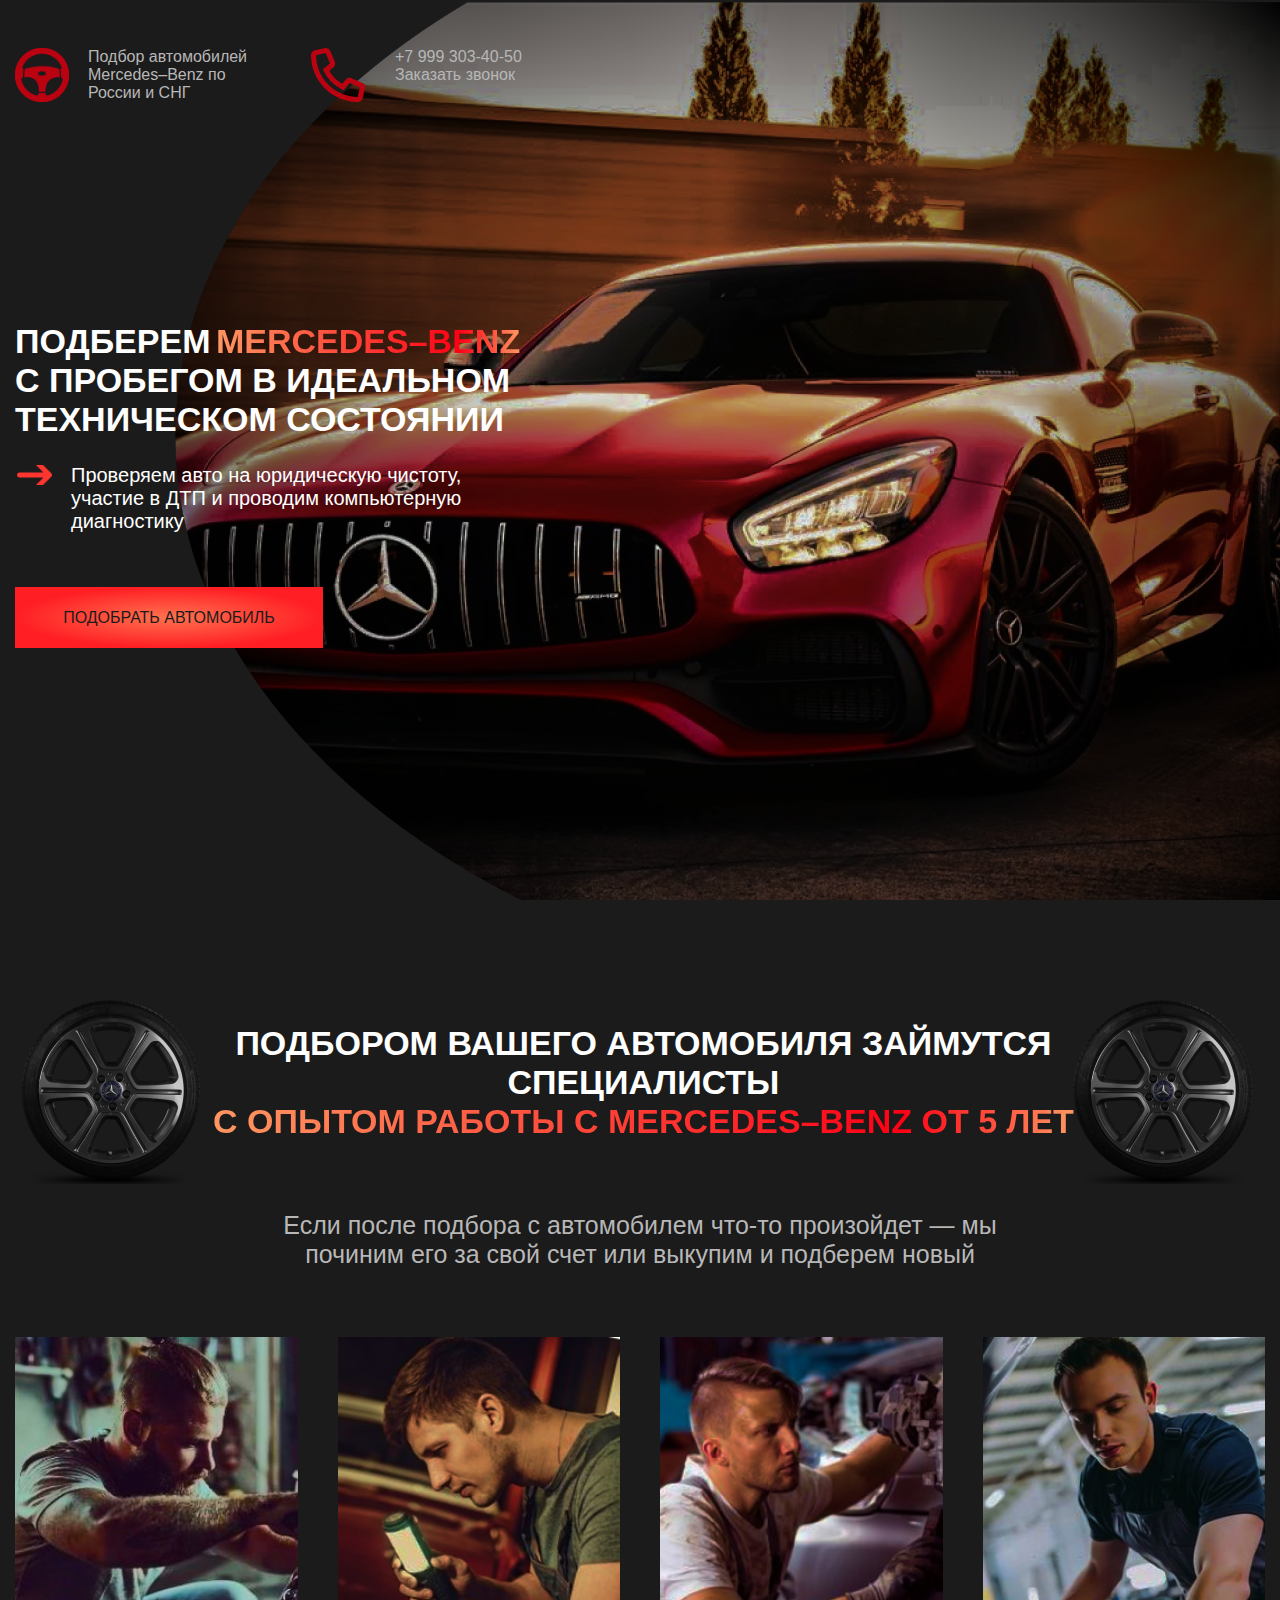
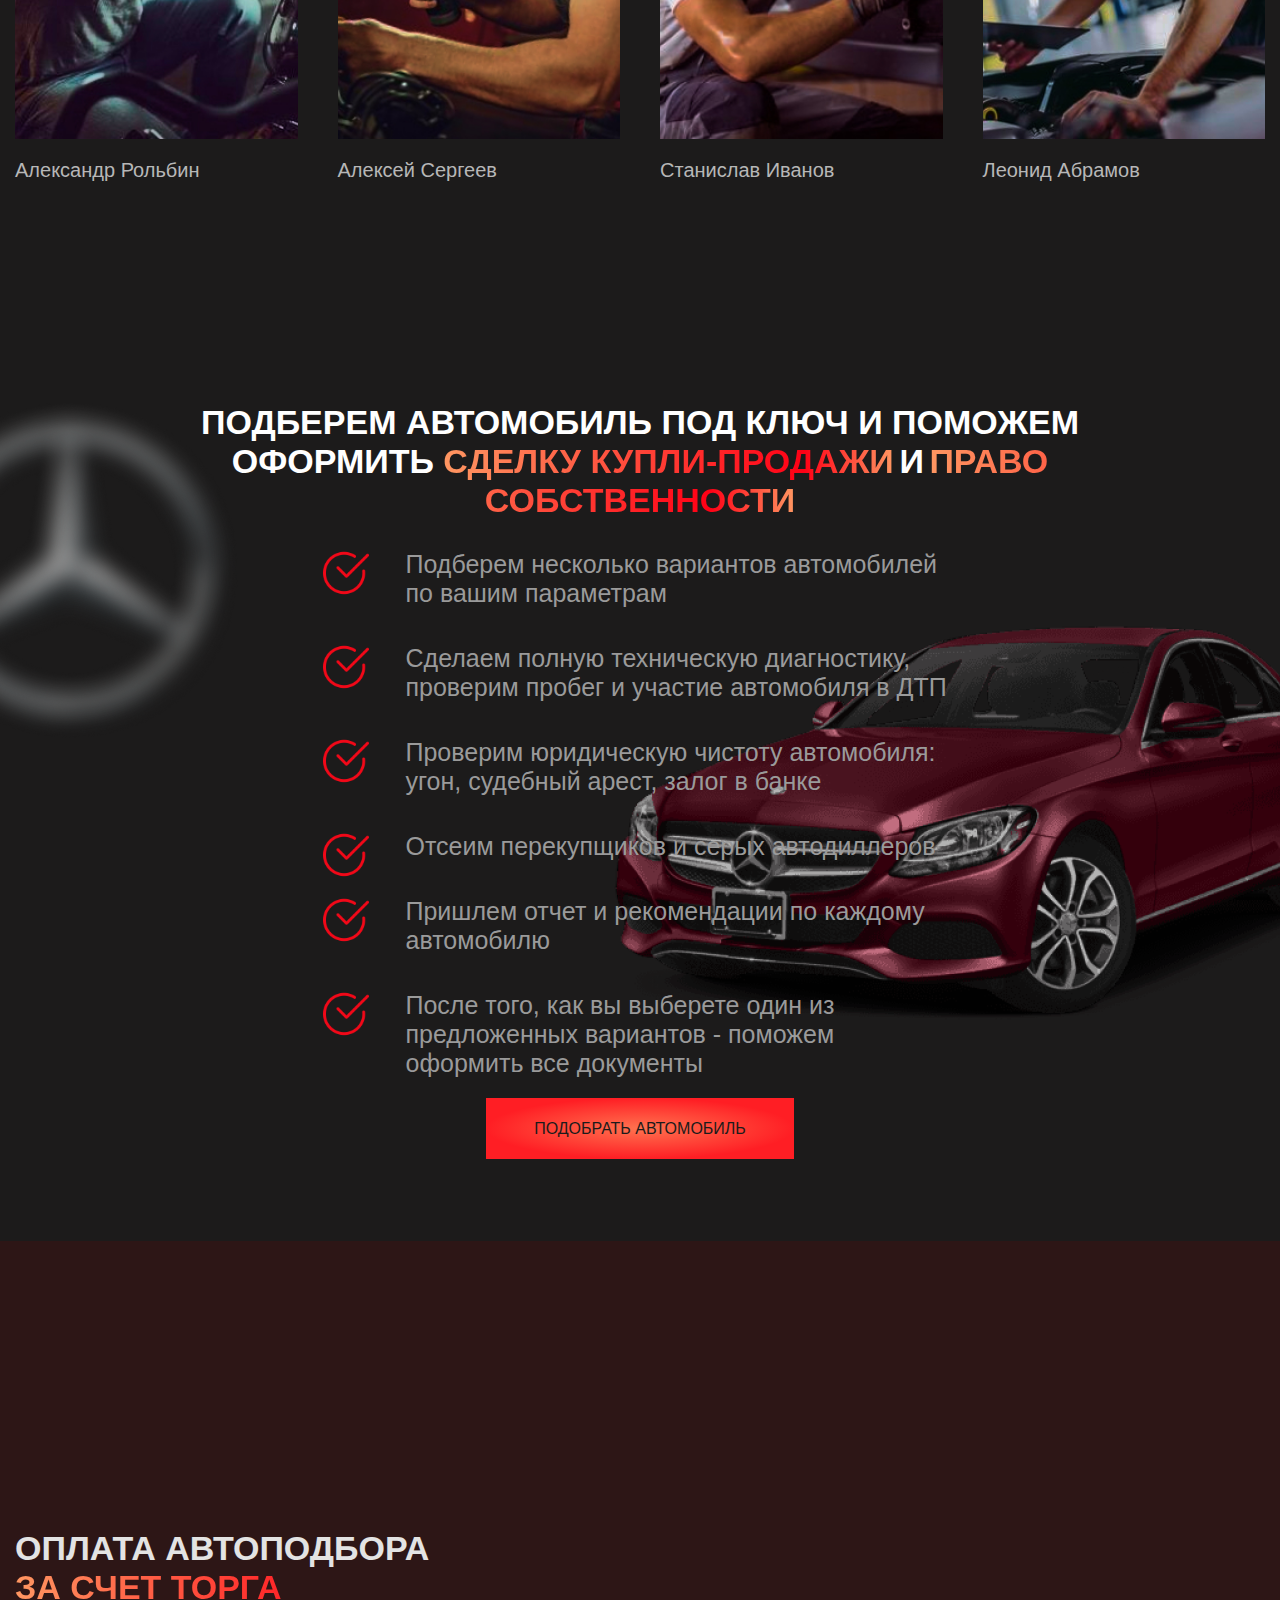
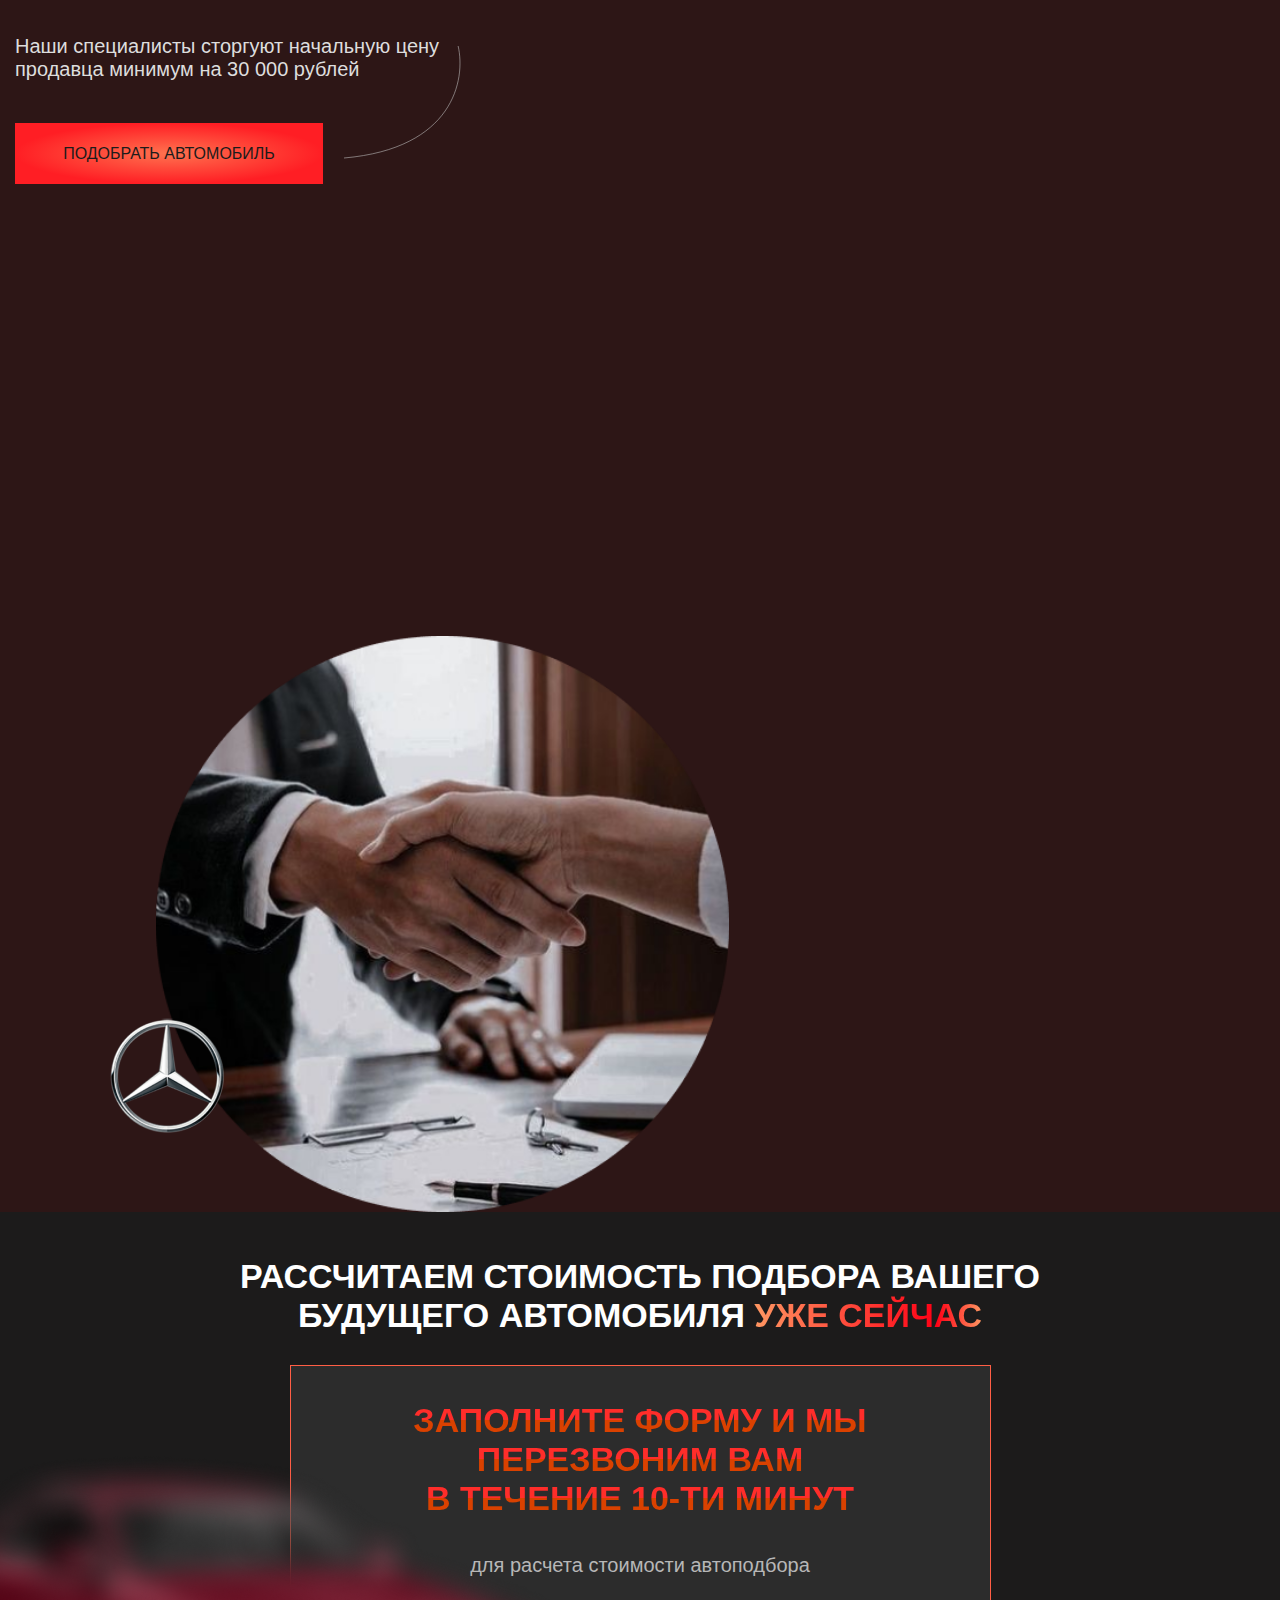
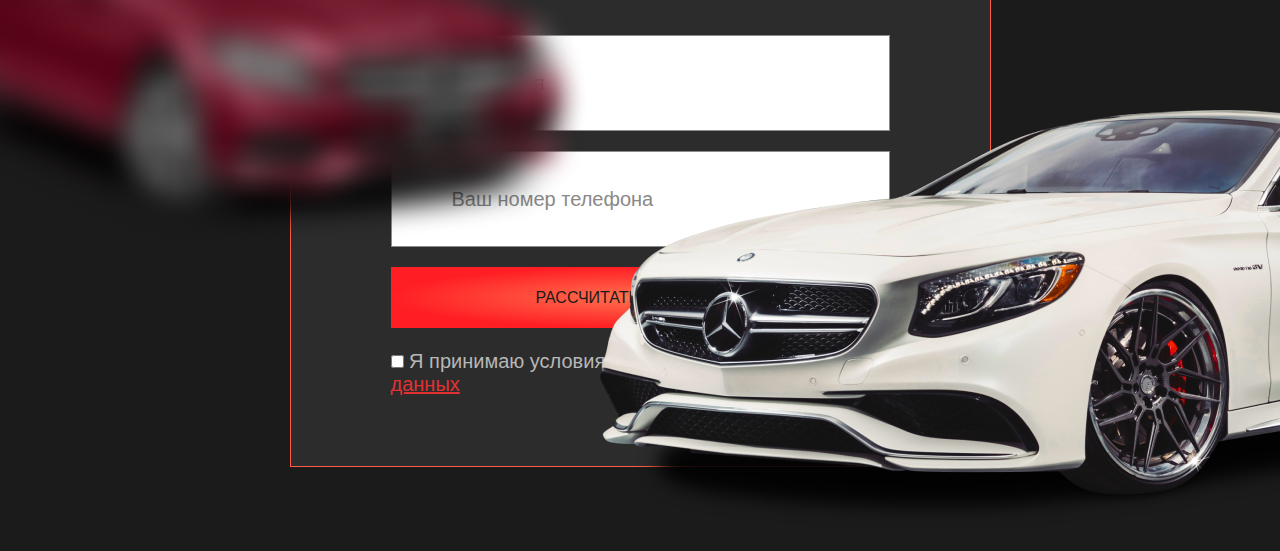
<file: index.html>
<!DOCTYPE html>
<html lang="ru">
<head>
  <meta charset="UTF-8">
  <meta name="viewport" content="width=device-width, initial-scale=1.0">
  <title>Mercedes–Benz с пробегом в идеальном техническом состоянии</title>
  <link rel="stylesheet" href="../css/reset.css">
  <link rel="stylesheet" href="../css/style.css">
  <link rel="stylesheet" href="../css/fonts.css">
</head>
<body>
  <div class="wraaaaaap">
    <div class="wrapper">
      <header class="header">
      <div class="header__wrapper">
        <div class="header__logo">
          <a href="/" class="header__logo-link">
            <img src="./icons/logo.svg" alt="Mercedes–Benz с пробегом в идеальном техническом состоянии" class="header__logo-img">
          </a>
          <p class="header__logo-desc">
            Подбор автомобилей </br> Mercedes–Benz по России и СНГ
          </p>
        </div>
        <nav class="header__nav">
          <img src="./icons/phone.svg" alt="Mercedes–Benz call" class="header__call-pic">
          <a href="#!" class="header__call">+7 999 303-40-50 </br> Заказать звонок</a>
          
        </nav>
      </div>                
      </div>
      </header>
  <main class="main">
    <div class="intro">
        <div class="wrapper">
          <div class="main__title-wrap">
          <h1 class="main__title">Подберем</h1> 
          <h1 class="main__title title_color">Mercedes–Benz</h1>
          <h1 class="main__title">с пробегом в идеальном техническом состоянии</h1>
          </div>
          <p class="main__desc">
            Проверяем авто на юридическую чистоту, участие в ДТП и проводим компьютерную диагностику
          </p>
          <button class="main__button">ПОДОБРАТЬ АВТОМОБИЛЬ</button>
        </div>
    </div>
  </main>
  <section class="workers">
    <div class="wrapper">
      <div class="workers__title">
        <div class="workers__title_2">
          <h3 class="workers__title_1">Подбором вашего автомобиля займутся</br> специалисты</h3>
          <h3 class="workers__title_1 title_color">с опытом работы с Mercedes–Benz от 5 лет</h3>
        </div>
      </div>
      <div class="workers__desc-wrap">
      <p class="workers__desc">Если после подбора с автомобилем что-то произойдет — мы починим его за свой счет или выкупим и подберем новый</p>
      </div>
      <div class="workers__profiles">
        <div class="workers__profile">
          <img src="./img/worker_1.jpg" alt="" class="workers__profile-img">
          <a href="#!" class="workers__profile-name">Александр Рольбин</a>
        </div>
        <div class="workers__profile">
          <img src="./img/worker_2.jpg" alt="" class="workers__profile-img">
          <a href="#!" class="workers__profile-name">Алексей Сергеев</a>
        </div>
        <div class="workers__profile">
          <img src="./img/worker_3.jpg" alt="" class="workers__profile-img">
          <a href="#!" class="workers__profile-name">Станислав Иванов</a>
        </div>
        <div class="workers__profile">
          <img src="./img/worker_4.jpg" alt="" class="workers__profile-img">
          <a href="#!" class="workers__profile-name">Леонид Абрамов</a>
        </div>
      </div>
    </div>
  </section>
  <section class="benefits">
    <div class="wrapper">
      <div class="benefits__title">
        <h3 class="benefits__title-1">Подберем автомобиль под ключ и поможем оформить </h3><h3 class="benefits__title-1 title_color">сделку купли-продажи</h3>
        <h3 class="benefits__title-1">и</h3>
        <h3 class="benefits__title-1 title_color">право собственности</h3>
      </div>
      <div class="benefits__list">
        <ul class="benefits__list_points">
            <li class="benefits__list_point">
              <p class="benefits__list_point-desc">
                Подберем несколько вариантов автомобилей по вашим параметрам
              </p>
            </li>
            <li class="benefits__list_point">
              <p class="benefits__list_point-desc">
                Сделаем полную техническую диагностику, проверим пробег и участие автомобиля в ДТП 
              </p>
            </li>
            <li class="benefits__list_point">
              <p class="benefits__list_point-desc">
                Проверим юридическую чистоту автомобиля: угон, судебный арест, залог в банке
              </p>
            </li>
            <li class="benefits__list_point">
              <p class="benefits__list_point-desc">
                Отсеим перекупщиков и серых автодиллеров
              </p>
            </li>
            <li class="benefits__list_point">
              <p class="benefits__list_point-desc">
                Пришлем отчет и рекомендации по каждому автомобилю
              </p>
            </li>
            <li class="benefits__list_point">
              <p class="benefits__list_point-desc">
                После того, как вы выберете один из предложенных вариантов - поможем оформить все документы 
              </p>
            </li>
        </ul>
        <div class="benefits__button-wrap">
          <button class="benefits__button main__button">ПОДОБРАТЬ АВТОМОБИЛЬ</button>
        </div>
      </div>
    </div>
  </section>
  <section class="contract">
    <div class="wrapper wrapper_contract">
      <img src="./icons/mers_logo_background.png" alt="Mercedes–Benz" class="contract__backgroung-img">
      <div class="contract__content">
        <div class="contract__title">
          <h3 class="contract__title-1">Оплата автоподбора </h3>
          <h3 class="contract__title-1 title_color">за счет торга</h3>
        </div>
        <div class="contract__desc">
          <p class="contrsct__desc-text">Наши специалисты сторгуют начальную цену продавца минимум на 30 000 рублей</p>
        </div>
        <button class="main__button">ПОДОБРАТЬ АВТОМОБИЛЬ</button>
      </div>
      <div class="contract__img">
        <img src="./img/dogovor.png" alt="Оплата автоподбора" class="contract__main-img">
        <img src="./img/logo_sdelka.png" alt="Mercedes–Benz" class="contract__img-2">
      </div>
    </div>
  </section>
  <section class="form">
    <div class="wrapper">
    <img src="./img/mercedes_blur.png" alt="Mercedes–Benz" class="form__images-bc-blur">
    
      <img src="./img/mercedes_white.png" alt="Mercedes–Benz" class="form__images-bc">
      <div class="form__title">
          <h3 class="form__title-1">Рассчитаем стоимость подбора вашего будущего автомобиля </h3>
          <h3 class="form__title-1 title_color">уже сейчас</h3>
        </div>
      <div class="form__field">
        <div class="form__field-title">
          <h3 class="form__field-title-1">
            Заполните форму и мы перезвоним вам </br>в течение 10-ти минут
          </h3>
        </div>
        <div class="form__field-desc">
          <p class="form__field-desc_text">
            для расчета стоимости автоподбора
          </p>
        </div>
          <form class="form__calling">
            <fieldset class="form-calling-wrap">
                <div class="form-calling_info">
                    <input type="text" name="name-user" class="form__calling-field" placeholder="Ваше имя">
                    <input type="tel" name="phone-number" class="form__calling-field" placeholder="Ваш номер телефона">
                    <button class="main__button form__button">РАССЧИТАТЬ СТОИМОСТЬ</button>
                    <label>
                      <input class="form__calling-check" type="checkbox" name="accept" /> Я принимаю условия обработки <a href="#!" class="form__calling-politics">персональных данных</a>
                    </label>
                    
                </div>
            </fieldset>
        </form>
        

      </div>
    </div>
  </section>
</div>

</body>
</html>
</file>
<file: css/style.css>
html{
  box-sizing: border-box;
}

*, *::before, *::after{ /*для того, чтобы падинги 
  откладывались внутрь элемента, не увеличивая его
  необходимый размер*/
  box-sizing: inherit; /*наследование от родителя т.е. html*/
}
body{
  font-family: Roboto, sans-serif;
  font-style: normal;
  font-size: 20px;
  line-height: normal;
  font-weight: 400;
  color: #B7B7B7;
  background-color: #1C1B1B;
  
}

img{
  max-width: 100%; /*чтобы картинка не выходила за пределы контейнера*/
  height: 100%; /*увеличивалась пропорционально по высоте  */
}

.wraaaaaap{
  height: 100vh; 
  background:url(../img/img_intro.png) no-repeat right top;
}
/*header style start*/

.header{

  min-height: 95px;
  padding-top: 24px;
  padding-bottom: 220px;
}

.header__logo{
  display: flex;
  flex-wrap: wrap;
  margin-right: 50px;
}

.header__logo-img{
  margin-right: 30px;
}

.header__logo-desc{
  color: #B7B7B7;
  font-size: 16px;
  max-width: 173px;
}

.header__wrapper{
  display: flex;
  margin-top: 24px;
  flex-wrap: wrap;
  
} 
.header__nav{
  min-width: 250px;
  display: flex;
  
}
.header__call-pic{
  margin-right: 30px;
}

.header__call{
  color: #B7B7B7;
  font-size: 16px;
}


/*header style end*/

/*main style start*/
.main{
  
}
.intro{
  
  /* height: 100vh;  */
  /* background:url(../img/img_intro.png) no-repeat right top; */ 
}

.wrapper{
  max-width: 1315px;
  margin: 0 auto;
  padding: 0 15px;
}
.main__title-img{
  position: absolute;
  right: 0;
  top: 0;
}
.main__title-wrap{
  max-width: 507px;
  margin-bottom: 25px;
}
.main__title{
  display: inline;
  color: #FFF;
  font-size: 34px;
  font-style: normal;
  font-weight: 700;
  line-height: normal;
  text-transform: uppercase;
}

.main__desc{
  background: transparent url(../icons/line_intro.svg) no-repeat 2px 1px;
  padding-left: 56px;
  max-width: 477px;
  color: #ffffff;
  margin-bottom: 54px;
}
.main__button{
  width: 308px;
  height: 61px;
  background: radial-gradient(50% 50.00% at 50% 50.00%, #FF724F 0%, #FF1E24 100%);
  color: #1C1B1B;
  font-size: 16px;
  transition: .3s;
  margin-bottom: 340px;
}

.main__button:focus, .main__button:active{
  background: radial-gradient(50% 50.00% at 50% 50.00%, #FF1E24 0%, #8d0000 100%);
}

.main__button:hover{
  -webkit-transition: .3s;
  -o-transition: .3s;
  transition: .3s;
  -webkit-transform: scale(1.1);
      -ms-transform: scale(1.1);
          transform: scale(1.1);
}

/*main style end*/

/*workers style start*/

.workers{
  padding-bottom: 152px;
}

.workers__title{
  margin-bottom: 27px;
}

.workers__title_1{
  color: #FFF;
  font-size: 34px;
  font-weight: 700;
  line-height: normal;
  text-transform: uppercase;
  text-align: center;
}

.workers__title_2{
  position: absolute;
  top: 36px;
}

.workers__desc-wrap{
  width: 718px;
  margin : 0 auto;
  margin-bottom: 68px;
}

.workers__desc{
  color: #B7B7B7;
  text-align: center;
  font-size: 25px;
  font-weight: 400;
  line-height: normal;
}

.workers__profiles{
  display: grid;
  grid-template-columns: repeat(4, 1fr);
  column-gap: 40px;
}

.workers__profile{
  transition: .15s all;
  grid-column: span 1;
  margin-bottom: 112px;
}

.workers__profile-img{
  object-fit: cover;
  margin-bottom: 20px;
  transition: .15s all;
}

.workers__profile-name{
transition: .15s all;
}

.workers__profile:hover .workers__profile-img{
  transform: scale(1.05);
}

.workers__profile:hover .workers__profile-name{
  color: #FF1E24;
  transition: .15s all;
}

.workers__title{
  position: relative;
  height: 196px;
  background: url(../img/circle.png), url(../img/circle.png);
  background-position: left top, right top;
  background-repeat: no-repeat, no-repeat;
  padding-left: 198px;
  padding-right: 198px;
}

/*workers style end*/

/*benefits style start*/
.benefits{
  background: url(../icons/mers_logo_background.png), url(../img/car_benefits.png);
  background-position: top -13px left -98px, top 148px right;
  background-repeat: no-repeat, no-repeat;
}
.benefits__title{
  margin: 0 auto;
  max-width: 973px;
  text-align: center;
 
  margin-bottom: 30px;
}

.benefits__title-1{
  display: inline;
  color: #FFF;
  font-size: 34px;
  font-weight: 700;
  line-height: normal;
  text-transform: uppercase;
}

.benefits__list{
  display: flex;
  flex-wrap: wrap;
  align-items: center;
  justify-content: center;
}
.benefits__list_point{
  max-width:635px;
  padding-left: 83px;
  background: transparent url(../icons/point.svg) no-repeat left top;
  margin-bottom: 16px;
  padding-bottom: 20px;
}

.benefits__list_point:last-child{
  margin-bottom: 0;
}

.benefits__list_point-desc{
  color: #9A9A9A;
  font-size: 25px;
  font-weight: 400;
  line-height: normal;
}

.benefits__button-wrap{
  width: 100%;
  display: flex;
  align-items: center;
  justify-content: center;
}

.benefits__button{
  padding: auto 0;
  margin-bottom: 82px;
}

/*benefits style end*/

/*contract style start*/
.contract{
  background-color: #2D1616;
}

.wrapper_contract{
  display: flex;
  flex-wrap: wrap;
  position: relative;
}

.contract__backgroung-img{
position: absolute;
right: -450px;
bottom: 0;
width: 314px;
height: 326px;
}

.contract__content{
  padding-top: 288px;
  margin-right: 20px;
  background: url(../icons/white_line.svg) no-repeat 328px 404px;
}

.contract__title{
  max-width: 528px;
  color: #E3E3E3;
  font-size: 34px;
  font-weight: 700;
  line-height: normal;
  text-transform: uppercase;
  margin-bottom: 28px;
}

.contract__desc{
  max-width: 447px;
  margin-bottom: 42px;
  color: #DDD;
  font-size: 20px;
  font-weight: 400;
  line-height: normal;
}

.contract__img{
  display: inline-block;
  padding-top: 112px;
  position: relative;
  margin: 0 95px;
}

.contract__main-img{
  width: 573px;
  height: 576px;
  margin-left: 46px;
}

.contract__img-2{
  width: 115px;
  height: 119px;
  z-index: 3;
  position: absolute;
  top: 490px;
  left: 0;
}

/*contract style end*/

/*form style start*/
.form{
  position: relative;
}
.form__title{
  max-width: 923px;
  margin: 0 auto;
  text-align: center;
  margin-bottom: 30px;
  margin-top: 45px;
}

.form__title-1{
  display: inline;
  color: #FFF;
  font-size: 34px;
  font-weight: 700;
  line-height: normal;
  text-transform: uppercase;
}

.form__field{
  margin: auto;
  max-width: 701px;
  height: 702px;
  border: 1px solid #FF5E45;
  background: #2C2C2C;
  align-items: center;
}

.form__field-title{
  margin: auto;
  max-width: 516px;
  text-align: center;
  margin-top: 35px;
  margin-bottom: 36px;
}

.form__field-title-1{
  color: transparent;    
	-webkit-background-clip: text;
	background-clip: text;
  background-image: linear-gradient(180deg,#FF2D2A 50%, #DA4100 50%);
  display: inline;
  font-size: 34px;
  font-weight: 700;
  line-height: normal;
  text-transform: uppercase;
}

.form__field-desc{
  text-align: center;
  margin-bottom: 58px;
}

.title_color{
  color: transparent;    
	-webkit-background-clip: text;
	background-clip: text;
	background-image: linear-gradient(90deg, #FF9762, #FF0015 80%, #FF9762);
}

.form-calling_info{
  display: flex;
  flex-wrap: wrap;
  justify-content : center;
}

.form__calling{
  padding: 0 100px;
}
.form__calling-field{
  border: 1px solid #8B8B8B;
  background: #FFF;
  width: 100%;
  height: 96px;
  margin-bottom: 20px;
  padding: 0 60px;
}


.form__calling-field::placeholder{
  padding: 37px 0;
  color: #898989;
  font-size: 20px;
  font-weight: 400;
  line-height: 150%;
}

.form__button{
  width: 100%;
  margin-bottom: 22px;
}

input{
  font-size: 20px;
  font-weight: 400;
  line-height: 150%;
}

.form__calling-check{
color: #555;
}

.form__calling-politics{
  text-decoration: underline;
  color: #E13131;
}

.form__images-bc{
  position: absolute;
  right: -280px;
  top: 410px;
  z-index: 3;
  width: 967px;
  height: 484px;
}

.form__images-bc-blur{
  position: absolute;
  top: 110px;
  width: 617px;
  height: 568px;
  left: 0;
}
/*form style end*/
</file>
<file: css/fonts.css>
@font-face {
  font-family: Montserrat;
  font-weight: 700;
  font-style: normal;
  src: local("Montserrat"),
      url("../fonts/Montserrat-Bold.woff2") format ('woff2'),
      url("../fonts/Montserrat-Bold.woff") format ('woff'),
      url("../fonts/Montserrat-Bold.eot") format ('eot');
  font-display: swap;
}
@font-face {
  font-family: Roboto;
  font-weight: 400;
  font-style: normal;
  src: local("Roboto"),
      url("../fonts/Roboto-Regular.woff2") format ('woff2'),
      url("../fonts/Roboto-Regular.woff") format ('woff'),
      url("../fonts/Roboto-Regular.eot") format ('eot');
  font-display: swap;
}
</file>
